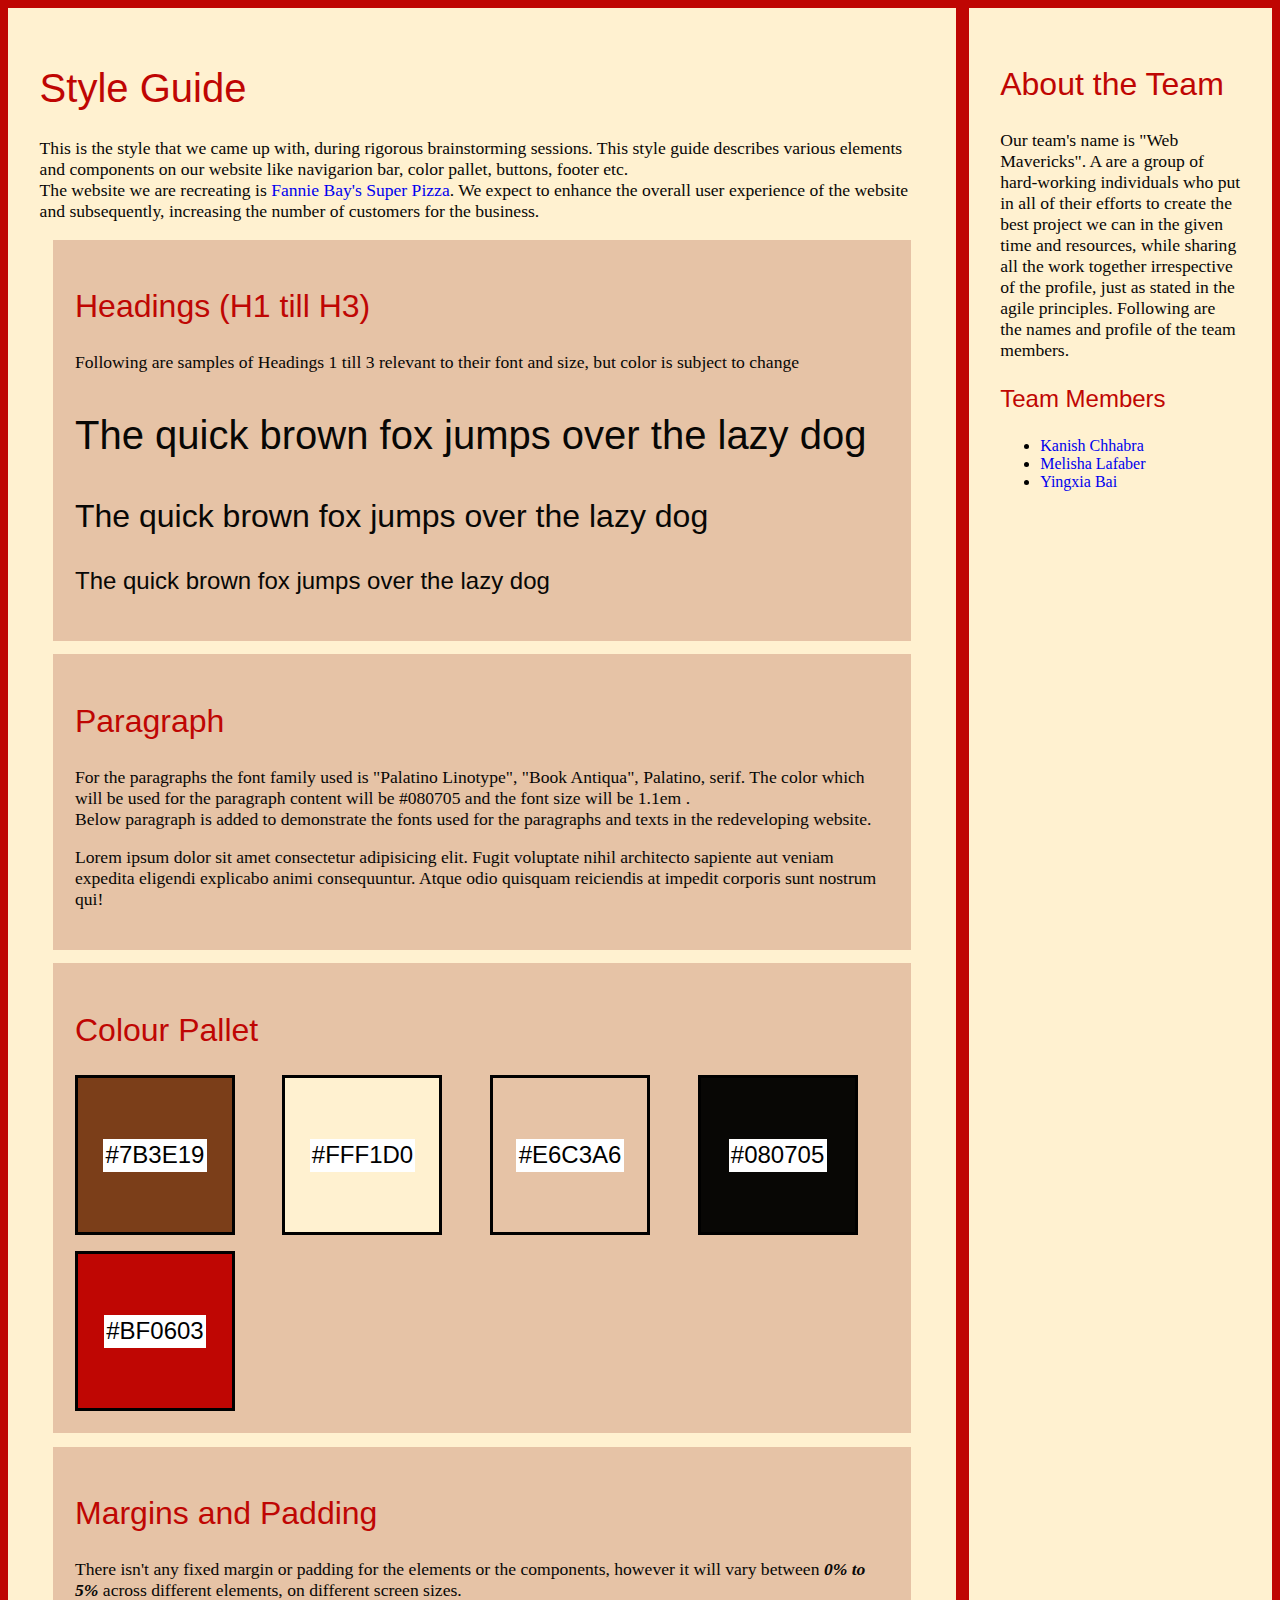
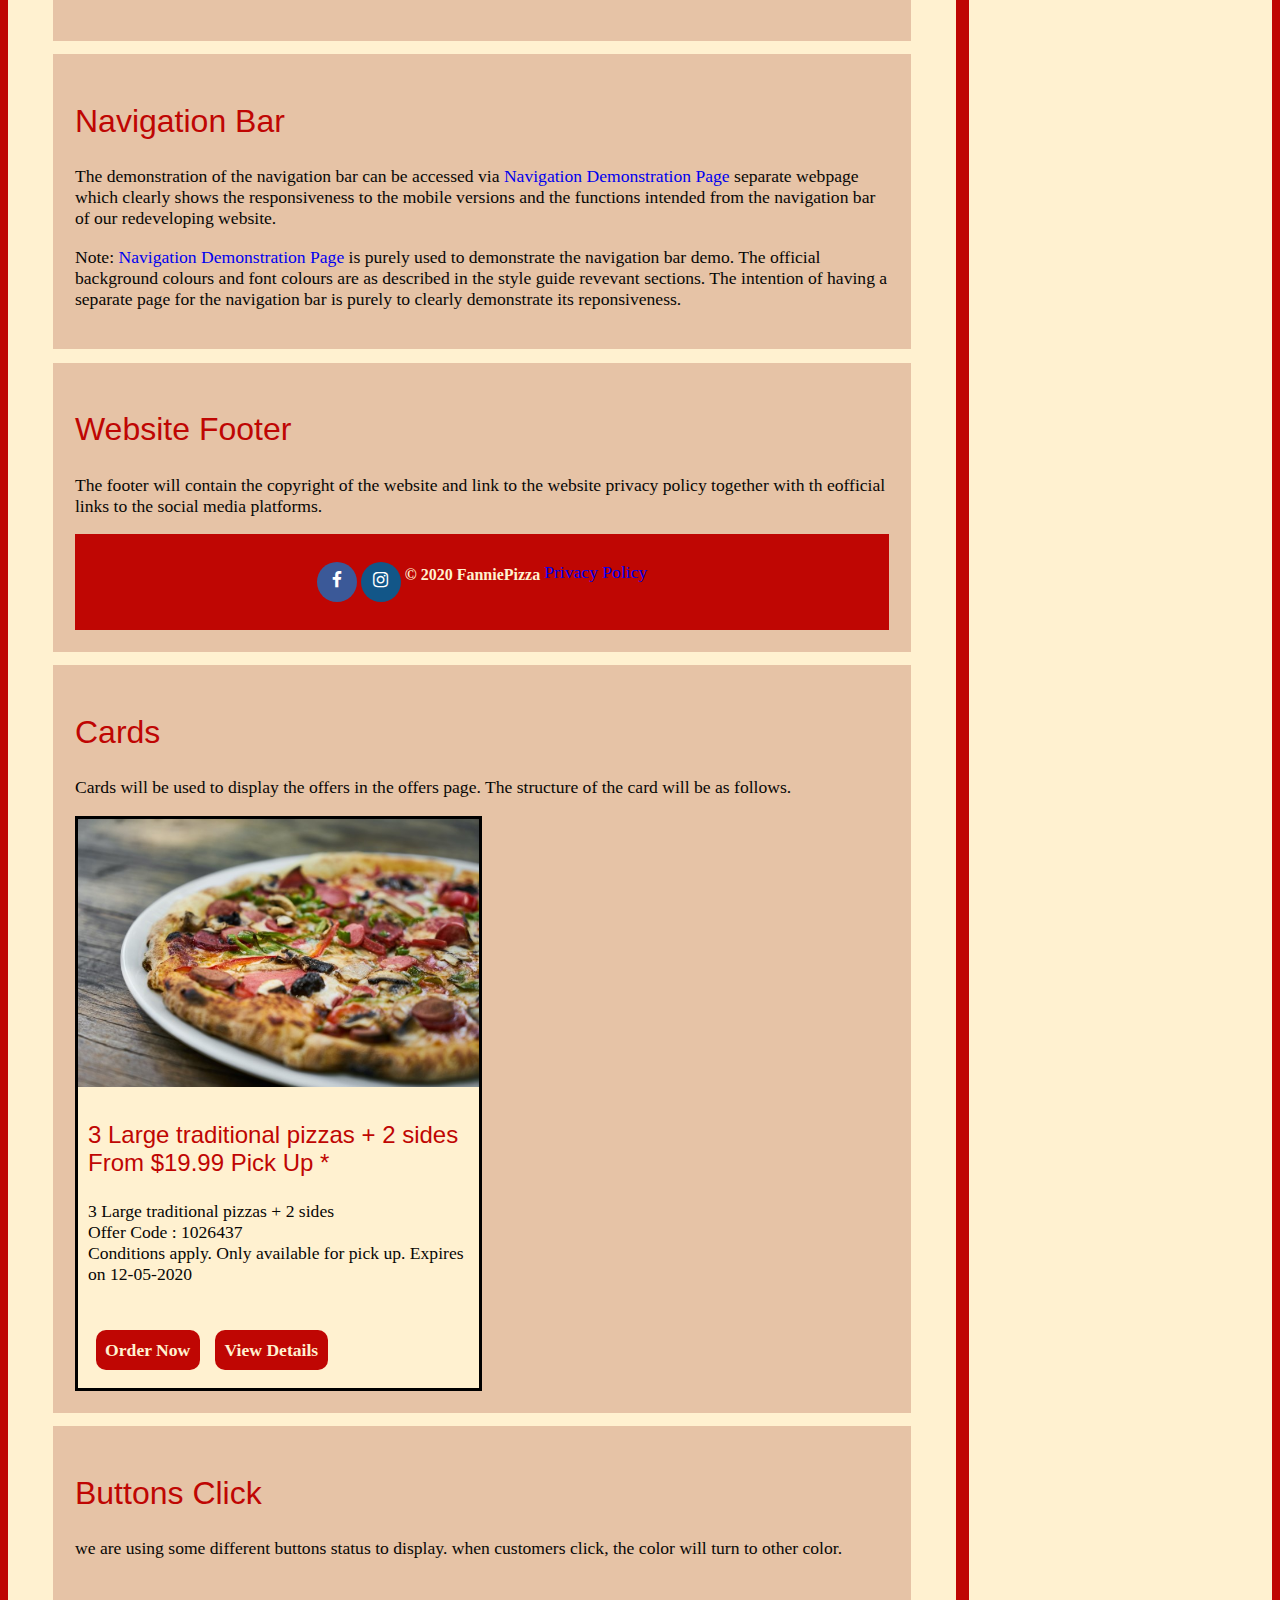
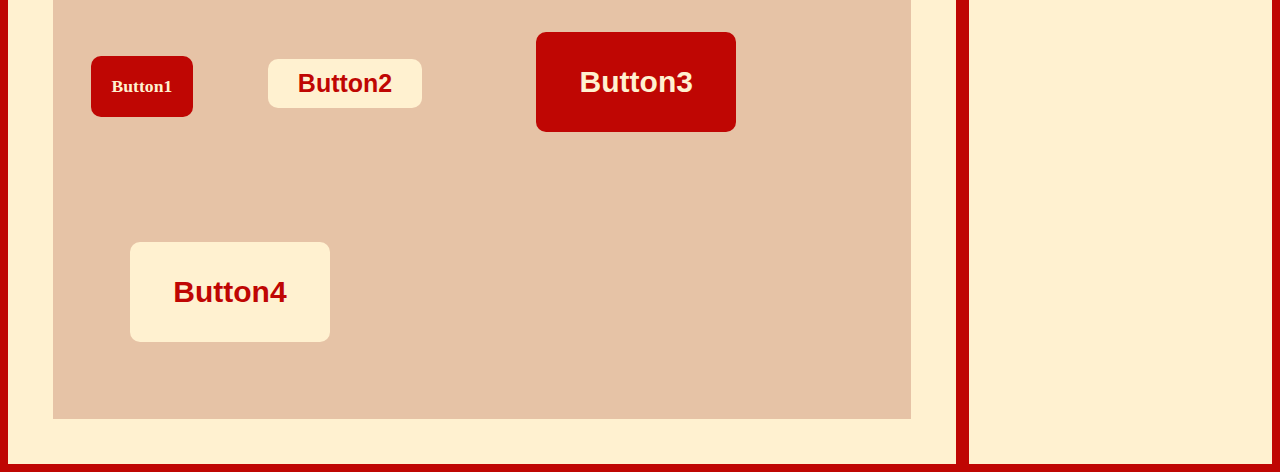
<file: index.html>
<!DOCTYPE html>
<html lang="en-US">
<head>
    <meta charset="utf-8">
    <meta name="viewport" content="width=device-width, initial-scale=1">
    <link href="style.css" rel="stylesheet" type="text/css">
    <link rel="stylesheet" href="https://cdnjs.cloudflare.com/ajax/libs/font-awesome/4.7.0/css/font-awesome.min.css">
    <title>Style Guide</title>

</head>

<body>
<div class="parent">
  <article>
      <h1>Style Guide</h1>
      <p>
          This is the style that we came up with, during rigorous brainstorming sessions. This
          style guide describes various elements and components on our website like navigarion
          bar, color pallet, buttons, footer etc. <br>
          The website we are recreating is <a href="https://www.fanniebaysuperpizza.com/"
                                              target="blank">Fannie Bay's Super Pizza</a>. We
          expect to enhance the overall user experience of the website and subsequently,
          increasing the number of customers for the business.
      </p>

      <section>
          <h2>Headings (H1 till H3)</h2>
          <p>Following are samples of Headings 1 till 3 relevant to their font and size, but color
              is subject to change</p>
          <p class="heading h1">
              The quick brown fox jumps over the lazy dog
          </p>
          <p class="heading h2">
              The quick brown fox jumps over the lazy dog
          </p>
          <p class="heading h3">
              The quick brown fox jumps over the lazy dog
          </p>
      </section>

      <section>
          <h2>Paragraph</h2>
          <p>For the paragraphs the font family used is "Palatino Linotype", "Book Antiqua", Palatino, serif. The color
          which will be used for the paragraph content will be #080705 and the font size will be 1.1em . <br>
          Below paragraph is added to demonstrate the fonts used for the paragraphs and texts in the redeveloping website.</p>
          <p>
              Lorem ipsum dolor sit amet consectetur adipisicing elit. Fugit voluptate nihil
              architecto sapiente aut veniam expedita eligendi explicabo animi consequuntur. Atque
              odio quisquam reiciendis at impedit corporis sunt nostrum qui!
          </p>
      </section>

      <section class="subcontainer">
          <h2>Colour Pallet</h2>

          <div class="subcontainer">
              <div class="color" style="background-color: #7B3E19;">
                  <h3>#7B3E19</h3>
              </div>

              <div class="color" style="background-color: #FFF1D0;">
                  <h3>#FFF1D0</h3>
              </div>

              <div class="color" style="background-color: #E6C3A6;">
                  <h3>#E6C3A6</h3>
              </div>

              <div class="color" style="background-color: #080705;">
                  <h3>#080705</h3>
              </div>

              <div class="color" style="background-color: #BF0603;">
                  <h3>#BF0603</h3>
              </div>
          </div>
      </section>

      <section>

          <h2>Margins and Padding</h2>
          <p>
              There isn't any fixed margin or padding for the elements or the components, however
              it will vary between <em>0% to 5%</em> across different elements, on different
              screen sizes.
          </p>
      </section>

      <section>

          <h2>Navigation Bar</h2>
          <p>The demonstration of the navigation bar can be accessed via <a
                  href="navigation_demo.html">Navigation Demonstration Page</a> separate
              webpage which clearly shows the responsiveness to the mobile versions and the
              functions intended from the navigation bar
              of our redeveloping website.</p>
          <p>Note: <a href="navigation_demo.html">Navigation Demonstration Page</a> is purely used
              to demonstrate the
              navigation bar demo. The official background colours and font colours are as
              described in the style guide revevant sections.
              The intention of having a separate page for the navigation bar is purely to clearly
              demonstrate its reponsiveness.</p>
      </section>

      <section>
        <h2>Website Footer</h2>
        <p>The footer will contain the copyright of the website and link
          to the website privacy policy together with th eofficial links
          to the social media platforms.</p>

        <div class="footersec1">
          <ul class="footer-list">
            <li>
              <div class="item">
              <p><a href="https://www.facebook.com/fanniebaysuperpizza/" class="fa fa-facebook"
                    target="_blank"></a></p>
              </div>
            </li>
            <li>
              <div class="item">
                <p><a href="https://www.instagram.com/fanniebay.superpizza/"
                      class="fa fa-instagram" target="_blank"></a></p>
              </div>
            </li>
            <li>
              <div class="item">
              <h4>© 2020 FanniePizza</h4>
              </div>
            </li>
            <li>
              <div class="item">
              <p><a href="#privacypolicy">Privacy Policy</a></p>
              </div>
            </li>
          </ul>

        </div>
      </section>

      <section>
        <h2>Cards</h2>
        <p>Cards will be used to display the offers in the offers page. The structure of the card will be as follows.</p>

        <div class="card">
          <img src="Kanish_Chhabra/pizza.jpg" alt="Pizza-Image" class="cardImage cardItem">

          <div class="cardItem">
            <h3>3 Large traditional pizzas + 2 sides
            From $19.99 Pick Up *</h3>
            <p>
              3 Large traditional pizzas + 2 sides <br>
              Offer Code : 1026437 <br>
              Conditions apply. Only available for pick up. Expires on 12-05-2020 <br>
            </p>
          </div>

          <div class="cardBar cardItem">
            <button class="button1">Order Now</button>
            <button class="button1">View Details</button>
          </div>
        </div>
      </section>

      <section>
          <h2>Buttons Click</h2>
          <p>we are using some different buttons status to display. when customers click, the
              color will turn to other color.</p>
          <button class="button1">Button1</button>
          <button class="button2">Button2</button>
          <button class="button3">Button3</button><br>
          <button class="button4">Button4</button>
      </section>

  </article>

  <aside>
      <h2>About the Team</h2>
      <p>
          Our team's name is "Web Mavericks". A are a group of hard-working individuals who put in
          all of their efforts to create the best project we can in the given time and resources,
          while sharing all the work together irrespective of the profile, just as stated in the
          agile principles.
          Following are the names and profile of the team members.
      </p>
      <h3>Team Members</h3>
      <ul>
          <li><a href="mailto:s316921@students.cdu.edu.au?Subject=Enquiry">Kanish Chhabra</a></li>
          <li><a href="mailto:s321853@students.cdu.edu.au?Subject=Enquiry">Melisha Lafaber</a>
          </li>
          <li><a href="mailto:s310690@students.cdu.edu.au?Subject=Enquiry">Yingxia Bai</a></li>
      </ul>
  </aside>
</div>
</body>

</html>
</file>
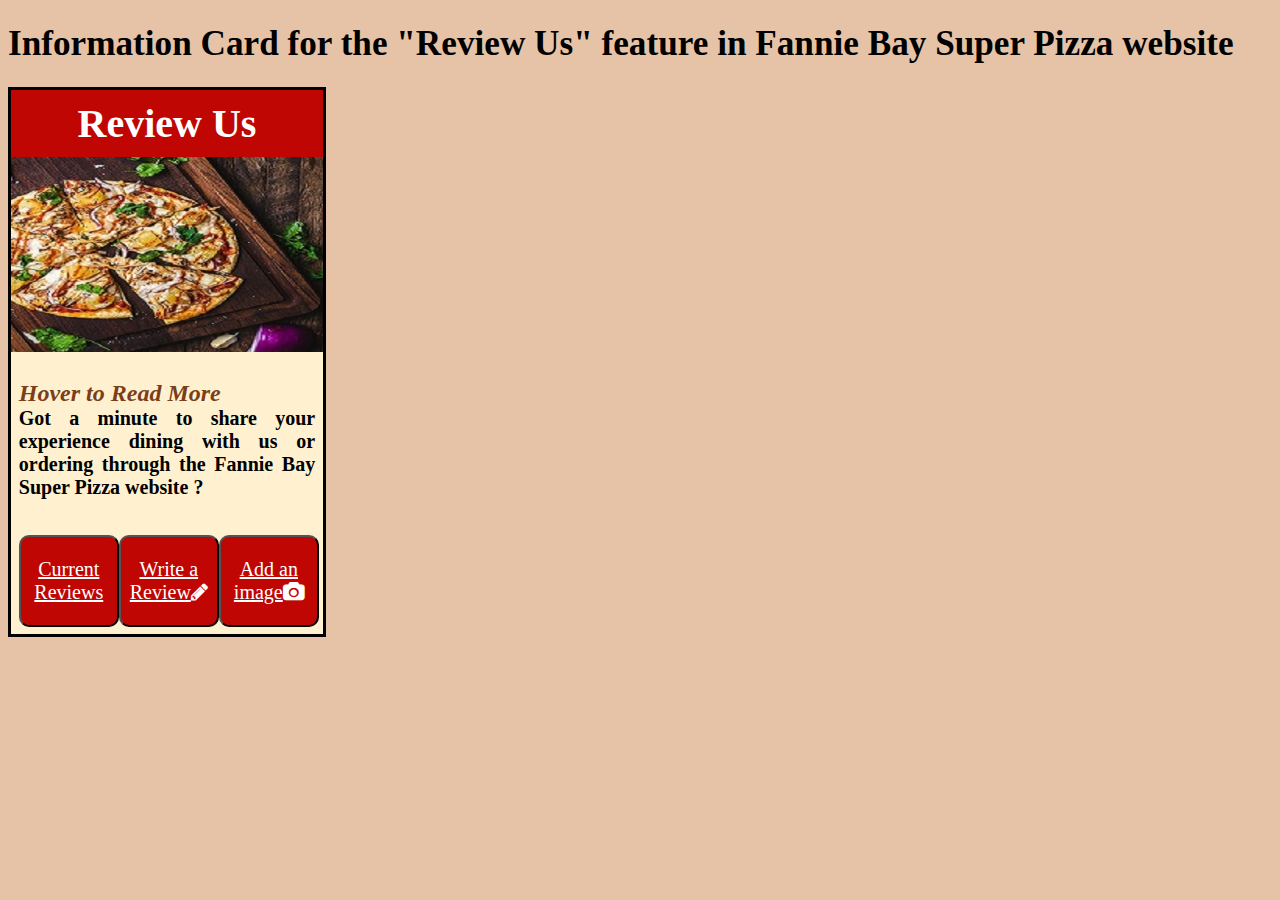
<file: Melisha_Suzane_Lafaber/index.html>
<!DOCTYPE html>
<html>
<head>
  <title>Review Us Info Card</title>
  <meta name="viewport" content="width=device-width, initial-scale=1.0">
  <meta charset="utf-8">
  <link rel="stylesheet" type="text/css" href="css/cardstyle.css">
  <link rel="stylesheet" href="https://cdnjs.cloudflare.com/ajax/libs/font-awesome/4.7.0/css/font-awesome.min.css">
</head>
<body>
  <h1>Information Card for the "Review Us" feature in Fannie Bay Super Pizza website</h1>
  <div class="card">
    <div class="header">
      <div class="topic">Review Us</div>
    </div>
    <img src="images/pizzaimage.jpg" alt="Pizza Image"  class="cardImage cardItem">

    <div class="cardItem">
      <div class="bodymenu">
      <p><span class="hide">Hover to Read More</span><br>
      Got a minute to share your experience dining with us or ordering through the Fannie Bay Super Pizza website ?
      <span class="extra"><br>
      Thankyou for choosing us for your dining/online ordering experience.<br>
      We'd love to hear you feedback to improve our menus and customer satisfaction levels !!!
      </span>
      </p>
      </div>
    </div>

    <div class="cardBar cardItem">
      <ul class="buttonlist">
        <li><button class="button"><a href="https://www.google.com/search?q=fannie+bay+super+pizza&rlz=1C1CHBF_en-GBAU837AU837&oq=fannie+bay+super+pizza&aqs=chrome.0.35i39j0l7.4116j0j8&sourceid=chrome&ie=UTF-8#lrd=0x2cc09234a7b8d23d:0x31f093bc9b9abffb,1,,," class="link"><p>Current Reviews</p></a></button></li>
        <li><button class="button"><a href="https://www.google.com/search?q=fannie+bay+super+pizza&rlz=1C1CHBF_en-GBAU837AU837&oq=fannie&aqs=chrome.0.69i59l2j69i57j0j46j0l3.2561j0j8&sourceid=chrome&ie=UTF-8#lrd=0x2cc09234a7b8d23d:0x31f093bc9b9abffb,3,,," class="link"><p>Write a Review<i class="fa fa-pencil"></i></p></a></button></li>
        <li><button class="button"><a href="#" class="link"><p>Add an<br>image<i class="fa fa-camera"></i></p></a></button></li>
      </ul>
    </div>
  </div>
</body>
</html>
</file>
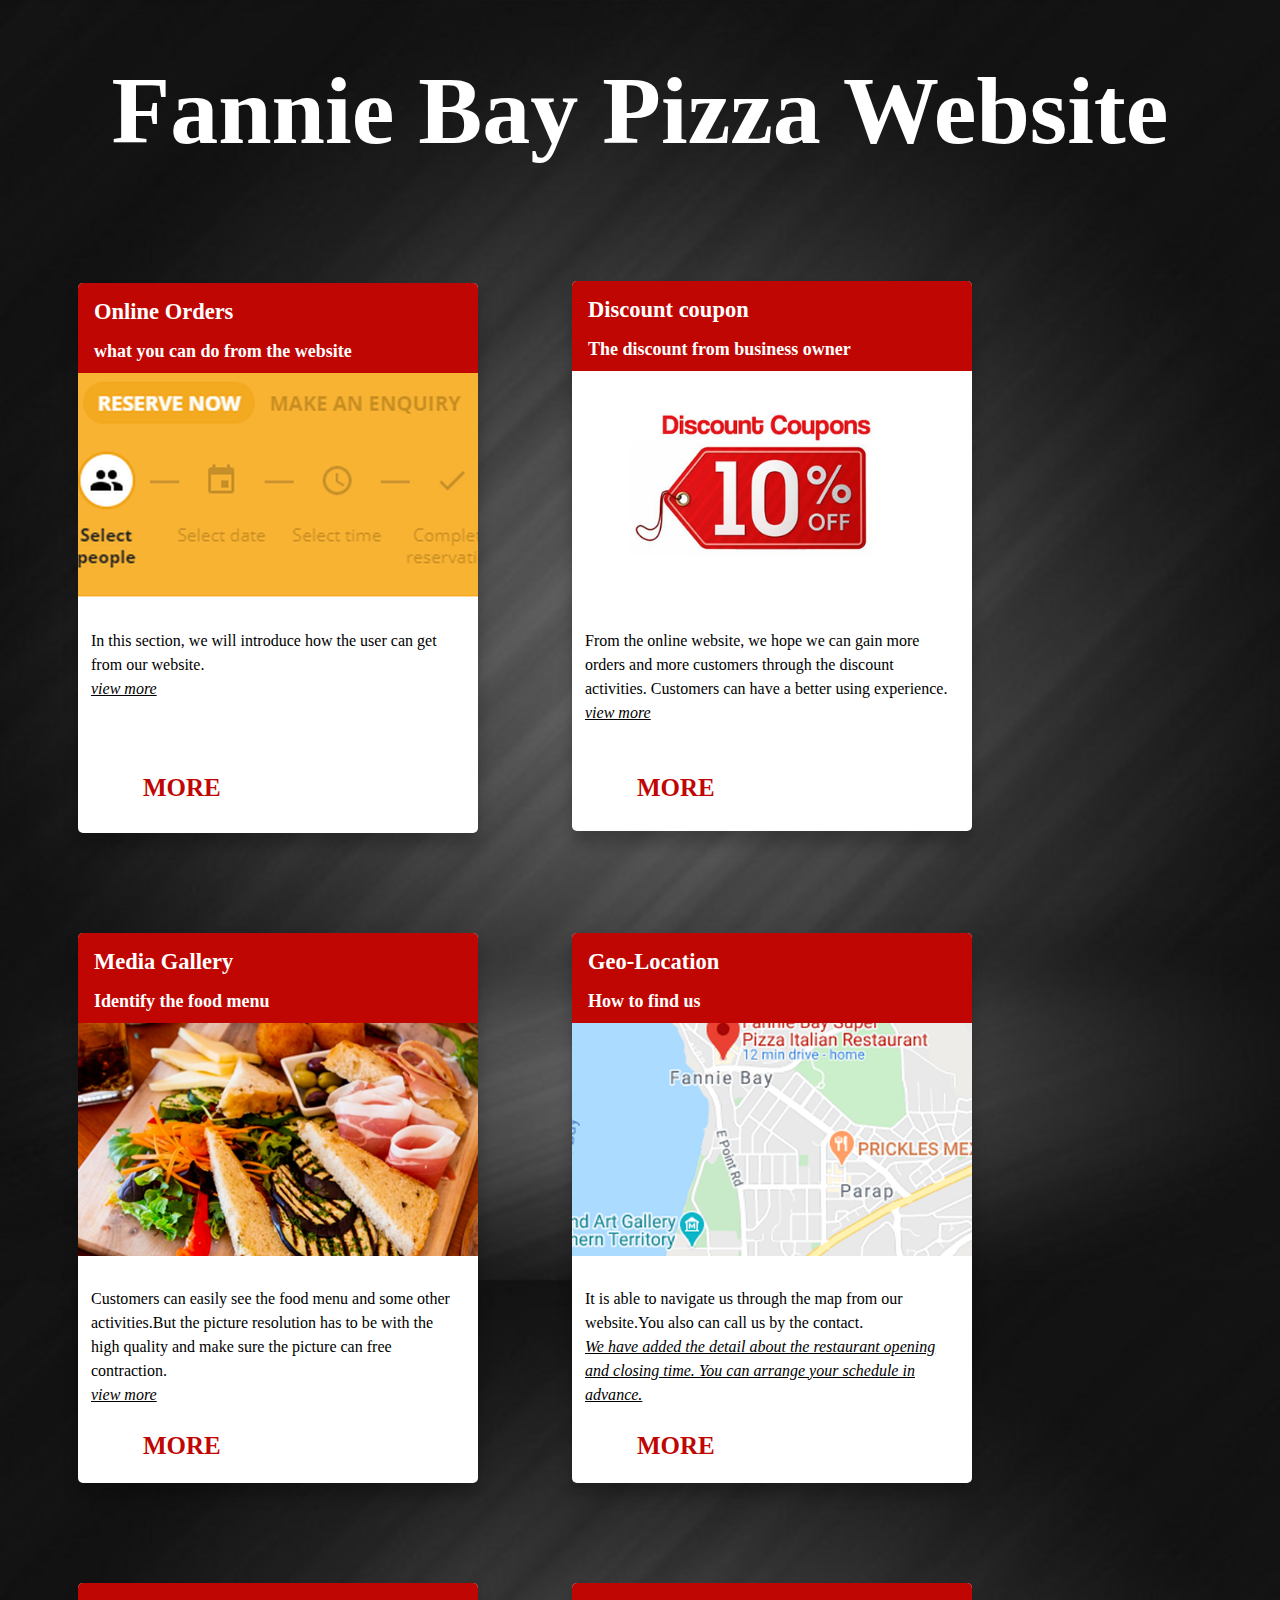
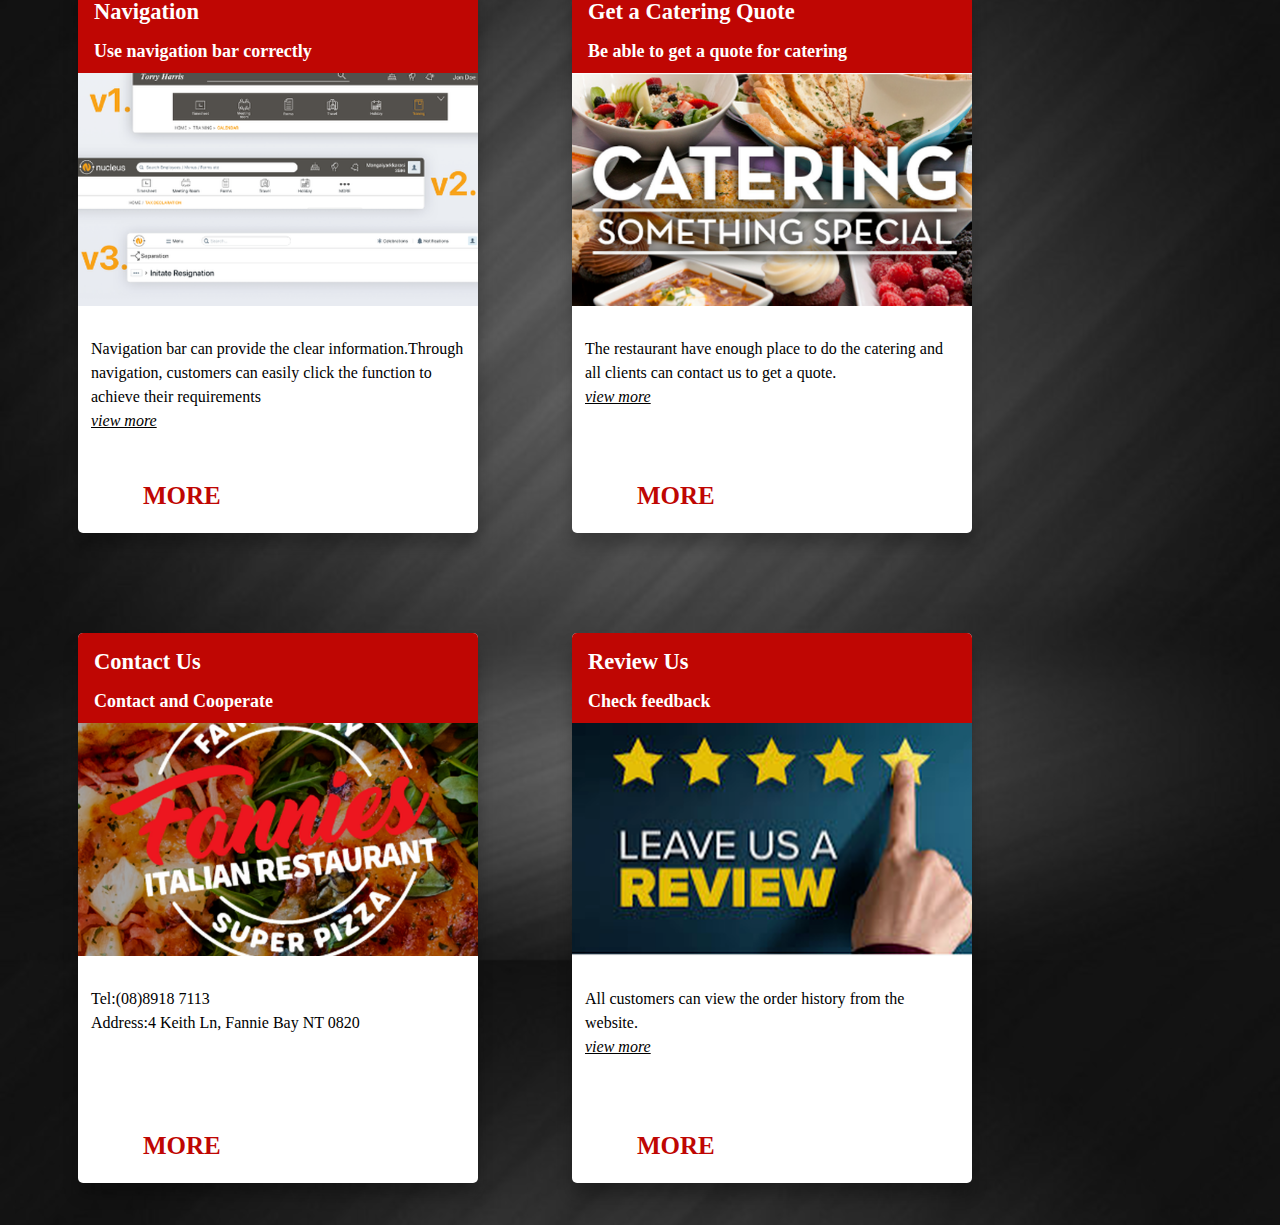
<file: Yingxia_Bai/index.html>
<!DOCTYPE html>   <!--Yingxia Bai s310690 -->
<html lang="en-US">
<head>
    <meta http-equiv="Content-Type" content="text/html; charset=utf-8" />
    <meta name="viewport" content="width=device-width, initial-scale=1">
    <link rel="stylesheet" href="css/style.css" type="text/css">
    <title>Fannie Bay Pizza Website</title>

</head>
<body>

<!--Card 1 online order-->

<header><h1>Fannie Bay Pizza Website</h1></header>
<div class="card">
    <div class="heading">
        <h2>Online Orders</h2>
        <h3>what you can do from the website</h3>
    </div>
    <div class="media"><img src="images/order.jpg" alt="Orders"/></div>
    <div class="content">
        <p>In this section, we will introduce how the user can get from our website.<br>
                <span class="hide">view more</span>
                <span class="extra">All customers can place the order, book a table and be able
                    to review.the menu and get a quote through our website.If you are a tourist, it will be helpful.
		         </span>
        </p>
    </div>
    <div class="actions"></div>
    <div>
        <button class="button" onclick="window.location.href = 'https://fanniebaysuperpizza.com/';">MORE</button>
    </div>
</div>

<!--Card 2 Discount Coupon-->

<div class="card">
    <div class="heading">
        <h2>Discount coupon</h2>
        <h3>The discount from business owner</h3>
    </div>
    <div class="media"><img src="images/discount.jpg" alt="Discount"/></div>
    <div class="content">
        <p> From the online website, we hope we can gain more orders and more customers through the
            discount activities. Customers can have a better using experience.<br>
            <span class="hide">view more<br></span>
            <span class="extra"> Customers can easily the details of discount buttons when they
			click.<br>
		</span></p>
    </div>
    <div class="actions"></div>
    <div>
        <button class="button" onclick="window.location.href = 'https://fanniebaysuperpizza.com/';">MORE</button>
    </div>
</div>

<!--Card 3 Media Gallery-->

<div class="card">
    <div class="heading">
        <h2>Media Gallery</h2>
        <h3>Identify the food menu </h3>
    </div>
    <div class="media"><img src="images/media.png" alt="Gallery"/></div>
    <div class="content">
        <p>Customers can easily see the food menu and some other activities.But the picture
            resolution has to be with the high quality and make sure the picture can free
            contraction.<br>
            <span class="hide">view more<br></span>
            <span class="extra">You can easily click the picture and view the menu.<br>
		</span></p>
    </div>
    <div class="actions"></div>
    <div>
        <button class="button" onclick="window.location.href = 'https://fanniebaysuperpizza.com/';">MORE</button>
    </div>
</div>

<!--Card 4 Geo-Location-->

<div class="card">
    <div class="heading">
        <h2>Geo-Location</h2>
        <h3>How to find us</h3>
    </div>
    <div class="media"><img src="images/location.png" alt="Location"/></div>
    <div class="content">
        <p>It is able to navigate us through the map from our website.You also can call us by
            the contact. <br>
            <span class="hide">We have added the detail about the restaurant opening and closing
			time. You can arrange your schedule in advance.<br></span>
            <span class="extra"><br></span>
        </p>
    </div>
    <div class="actions"></div>
    <div>
        <button class="button" onclick="window.location.href = 'https://fanniebaysuperpizza.com/';">MORE</button>
    </div>
</div>

<!--Card 5 Navigation-->

<div class="card">
    <div class="heading">
        <h2>Navigation</h2>
        <h3>Use navigation bar correctly</h3>
    </div>
    <div class="media"><img src="images/nav.png " alt="navigation"/></div>
    <div class="content">
        <p>Navigation bar can provide the clear information.Through navigation, customers can
            easily click the function to achieve their requirements<br>
            <span class="hide">view more<br></span>
            <span class="extra">In this section, you can find menu, order button, contact information
			and so on.  <br></span>
        </p>
    </div>
    <div class="actions"></div>
    <div>
        <button class="button" onclick="window.location.href = 'https://fanniebaysuperpizza.com/';">MORE</button>
    </div>
</div>

<!--Card 6 Get a Catering Quote -->

<div class="card">
    <div class="heading">
        <h2>Get a Catering Quote</h2>
        <h3>Be able to get a quote for catering</h3>
    </div>
    <div class="media"><img src="images/catering.png" alt="quoting"/></div>
    <div class="content">
        <p>The restaurant have enough place to do the catering and all clients can contact us
            to get a quote.<br>
            <span class="hide">view more<br></span>
            <span class="extra">Customers can get a quote through the contact page.<br>
		</span></p>
    </div>
    <div class="actions"></div>
    <div>
        <button class="button" onclick="window.location.href = 'https://fanniebaysuperpizza.com/';">MORE</button>
    </div>
</div>

<!--Card 7 Contact Us -->

<div class="card">
    <div class="heading">
        <h2>Contact Us</h2>
        <h3>Contact and Cooperate</h3>
    </div>
    <div class="media"><img src="images/logo.png" alt="contact"/></div>
    <div class="content">
        <p>Tel:(08)8918 7113<br>
            Address:4 Keith Ln, Fannie Bay NT 0820<br>
    </div>
    <div class="actions"></div>
    <div>
        <button class="button" onclick="window.location.href = 'https://fanniebaysuperpizza.com/';">MORE</button>
    </div>
</div>

<!--Card 8 Review Us -->

<div class="card transition">
    <div class="heading">
        <h2 class="trasition">Review Us </h2>
        <h3>Check feedback</h3>
    </div>
    <div class="media"><img src="images/review.png" alt="Review us"/></div>
    <div class="content">
        <p>All customers can view the order history from the website.<br>
            <span class="hide">view more<br></span>
            <span class="extra">In this sections , customers can see the ordering history and the
			owner can have a look the feedback from customers.<br>
		</span></p>
    </div>
    <div class="actions"></div>
    <div>
        <button class="button" onclick="window.location.href = 'https://fanniebaysuperpizza.com/';">MORE</button>
    </div>

</div>
</body>
</html>
</file>
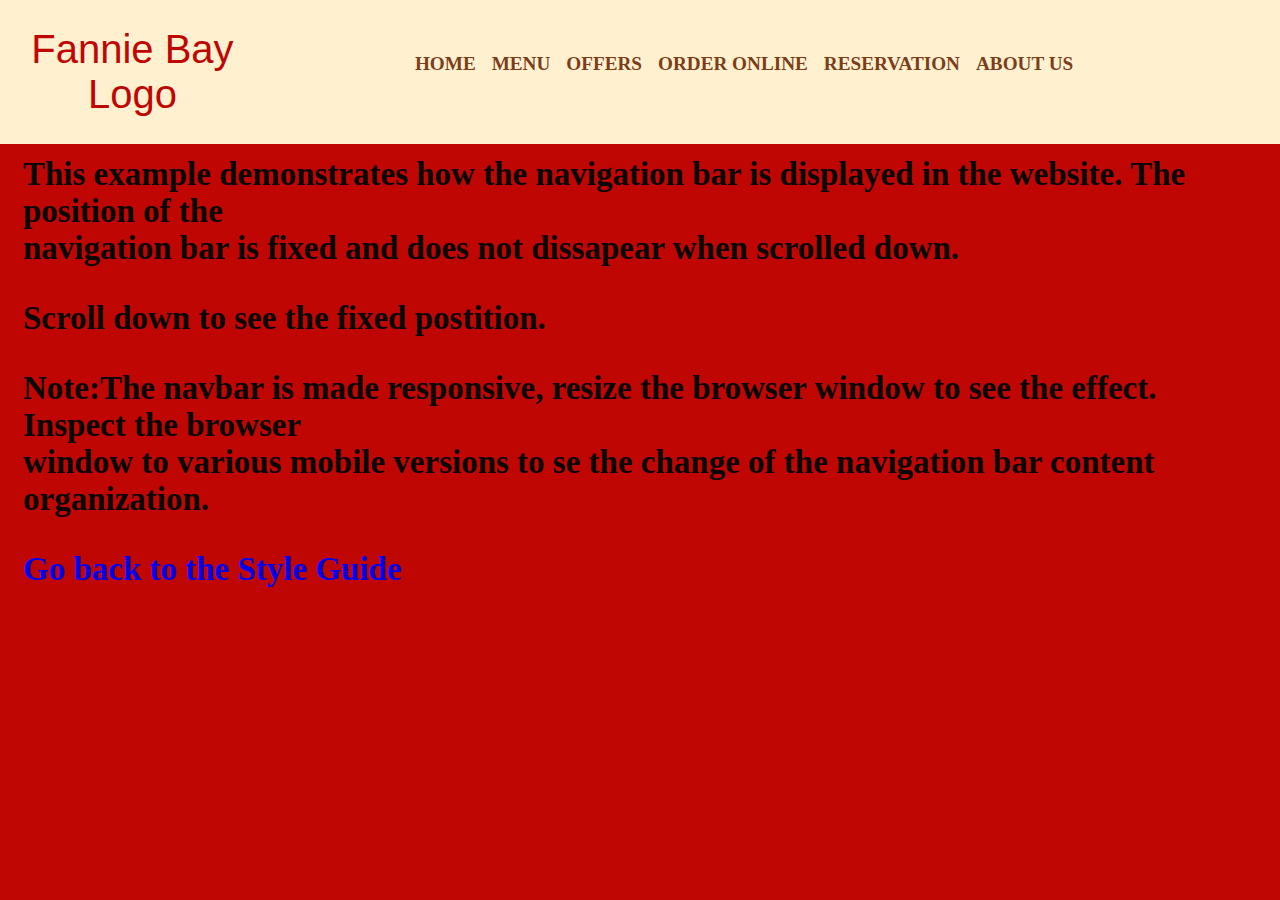
<file: navigation_demo.html>
<!DOCTYPE html>
<html>
<head>
  <title>Navigation Demo</title>
  <meta charset="utf-8">
  <meta name="viewport" content="width=device-width, initial-scale=1">
  <link href="style.css" rel="stylesheet" type="text/css">
</head>
<body>
<div class="parent">
<header>

  <h1>Fannie Bay Logo</h1>
  <input type="checkbox" id="nav-toggle" class="nav-toggle">
  <nav>
    <ul>
      <li><a href="#Home" class="uniquetop">Home</a></li>
      <li>
      <div class="dropdown">
        <a href="#" class="dropbtn">Menu</a>
        <div class="dropdown-content">
          <a href="#PizzaCollection">Pizza Corner</a>
          <a href="#Meals">Meals</a>
          <a href="#Drinks">Drinks</a>
        </div>
      </div>
      </li>
      <li><a href="#Offers" class="uniquetop">Offers</a></li>
      <li>
      <div class="dropdown">
        <a href="#OrderOnline" class="dropbtn">ORDER ONLINE</a>
        <div class="dropdown-content">
          <a href="#Delivery">DELIVERY</a>
          <a href="#Pickup">PICKUP</a>
        </div>
      </div>
      </li>
      <li><a href="#Reservations" class="uniquetop">Reservation</a></li>
      <li><a href="#AboutUs" class="uniquetop">About Us</a></li>
    </ul>
  </nav>
  <label for="nav-toggle" class="nav-toggle-label">
    <span></span>
  </label>
</header>

<div style="margin-top:100px; padding:15px 15px 250px; font-size:30px">
 <p><b>This example demonstrates how the navigation bar is displayed in the website. The position of the<br> navigation
 bar is fixed and does not dissapear when scrolled down.</p>
 <p>Scroll down to see the fixed postition.</p>
 <p><b>Note:</b>The navbar is made responsive, resize the browser window to see the effect. Inspect the browser<br>
    window to various mobile versions to se the change of the navigation bar content organization.</p>
  <p><a href="index.html">Go back to the Style Guide</a></p>
</div>

</div>
</body>
</html>
</file>
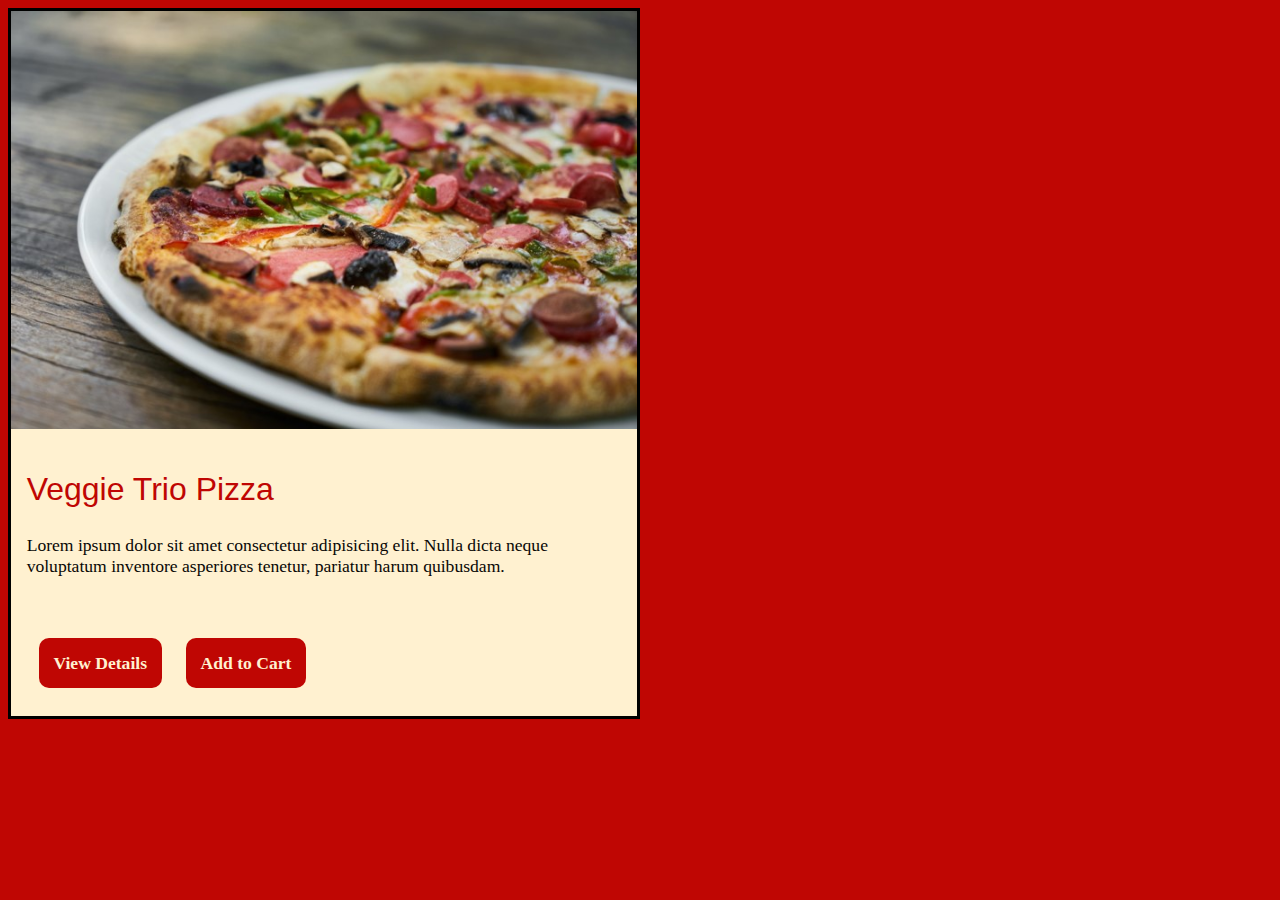
<file: Kanish_Chhabra/information_card.html>
<html>
    <head>
        <title>Information Card</title>
        <meta charset="utf8">
        <meta name="viewport" content="width=device-width, initial-scale=1"> 
        <link rel="stylesheet" href="../style.css">
    </head>
    <body>
        <div class="card">
            <img src="pizza.jpg" alt="Pizza-Image" class="cardImage cardItem">

            <div class="cardItem">
                <h2>Veggie Trio Pizza</h2>
                <p>
                    Lorem ipsum dolor sit amet consectetur adipisicing elit. Nulla dicta neque voluptatum inventore asperiores tenetur, pariatur harum quibusdam.
                </p>
            </div>

            <div class="cardBar cardItem">
                <button class="button1">View Details</button>
                <button class="button1">Add to Cart</button>
            </div>
        </div>
    </body>
</html>
</file>
<file: style.css>
*, *::before, *::after {
    box-sizing: border-box;
}
:root {
    --background: #FFF1D0;
}
body{
    background-color: #BF0603;
}
div.parent{
    display: flex;
    flex-wrap: wrap;
}
article, aside{
    background-color: #FFF1D0;
    padding: 2.5%;
}
article{
    width: 75%;
    margin-right: 0.5%;
}
aside{
    width: 24%;
    margin-left: 0.5%;
}
section{
    background-color: #E6C3A6;
    padding: 2.5%;
    margin: 1.5%;
}
div.subcontainer{
    display: grid;
    grid-template-columns: repeat(auto-fit, minmax(11em, 1fr));
    grid-gap: 1em;
}

div.color{
    display: grid;
    height: 10em;
    width: 10em;
    justify-items: center;
    align-items: center;
    border: black solid;
}
div.color h3{
    background-color: white;
    color: black;
    padding: 1.5%;
}
h1,h2,h3{
    font-family: Impact, Charcoal, sans-serif;
    color: #BF0603;
    font-weight: lighter;
}
p{
    font-family: "Palatino Linotype", "Book Antiqua", Palatino, serif;
    color: #080705;
    font-size: 1.1em;
}
p.heading{
    font-family: Impact, Charcoal, sans-serif;
}
h1, p.h1{
    font-size: 2.5em;
}
h2, p.h2{
    font-size: 2em;
}
h3, p.h3{
    font-size: 1.5em;
}
a{
    text-decoration: none;
}
em{
    font-weight: bold;
}
@media screen and (max-width: 840px) {
    div.parent{
        display: flex;
        flex-direction: row;
        flex-wrap: wrap;
    }
    article{
        width: 100%;
        margin: 0.5%;
    }
    aside{
        width: 100%;
        margin: 0.5%;
    }
}
/* navigation styles start here- ending point of navigation bar is also commented at the end */

@media screen and (min-width: 860px) {
    label.nav-toggle-label {
        display: none;
    }
    header {
        display: grid;
        grid-template-columns: 1fr auto minmax(600px, 3fr) 1fr;
    }
    h1.pizzalogo {
        grid-column: 2 / 3;
    }
    header nav {
        all: unset;
        grid-column: 3 / 4;
        display: flex;
        justify-content: flex-end;
        align-items: center;
    }
    nav ul {
        display: flex;
    }
    nav li {
        margin-left: 3em;
        margin-bottom: 0;
    }
    nav a {
        opacity: 1;
        transition: none;
        position: relative;
    }

    .uniquetop::before {
        content: '';
        display: block;
        height: 5px;
        background: black;
        position: absolute;
        top: -.75em;
        left: 0;
        right: 0;
        transform: scale(0,1);
        transform-origin: left;
        transition: transform ease-in-out 300ms;
    }
    nav a:hover::before {
        transform: scale(1,1);
    }
}

header {
    background: var(--background);
    text-align: center;
    z-index: 999;
    width: 105%;
    position: fixed;
    top: 0;
    margin-left: -10px;
    margin-right: 5px;
}
nav {
    position: absolute;
    text-align: left;
    top: 100%;
    left: 0;
    background: var(--background);
    width: 100%;
    transform: scale(1,0);
    transform-origin: top;
    transition: transform 400ms ease-in-out;
}
nav ul {
    margin: 0;
    padding: 0;
    list-style: none;
}
nav li {
    margin-bottom: 1em;
    margin-left: 1em;
}
nav a {
    color: #7B3E19;
    font-weight: 800;
    text-decoration: none;
    font-size: 1.2rem;
    text-transform: uppercase;
    opacity: 1;
    transition: opacity 150ms ease-in-out 150ms;
    cursor: pointer;
}
nav a:hover {
    color: #080705;
    font-weight: bolder;
}
.nav-toggle:checked ~ nav {
    transform: scale(1,1);
}
.nav-toggle {
    display: none;
}
.nav-toggle-label {
    position: absolute;
    top: 0;
    left: 0;
    margin-left: 1em;
    height: 100%;
    display: flex;
    align-items: center;
}
.nav-toggle-label span,
.nav-toggle-label span::before,
.nav-toggle-label span::after {
    display: block;
    background: #BF0603;
    height: 2px;
    width: 2em;
    border-radius: 2px;
    position: relative;
}
.nav-toggle-label span::before,
.nav-toggle-label span::after {
    content: '';
    position: absolute;
}
.nav-toggle-label span::before {
    bottom: 7px;
}
.nav-toggle-label span::after {
    top: 7px;
}
.nav-toggle:checked ~ nav a {
    opacity: 1;
    transition: opacity 150ms ease-in-out 150ms;
}
/*creating the dropdown styles for menu and order online tabs on the navigation menu is done here*/
.dropbtn {
    border: none;
}
.dropdown {
    position: relative;
    display: inline-block;
}
.dropdown-content {
    display: none;
    position: fixed;
    background-color: #f1f1f1;
    min-width: 160px;
    box-shadow: 0px 8px 32px 0px rgba(0,0,0,0.2);
    z-index: 1;
}
.dropdown-content a {
    color: black;
    padding: 12px 16px;
    text-decoration: none;
    display: block;
    transform: none;
    transition: none;
    opacity: 1;
}

/* Change color of dropdown links on hover */
.dropdown-content a:hover {background-color: #E6C3A6;}

/* Show the dropdown menu on hover */
.dropdown:hover .dropdown-content {display: block;}

/* navigation styles end here*/


/* Footer styles start here*/

div.footersec1 {
    display: flex;
    padding: 1%;
    background-color: #bf0603;
    flex-wrap: wrap;
}
.footer-list {
    display: flex;
    justify-content: space-around;
    list-style: none;
    margin: 1.5%;
    padding: 0px;
    margin: 0 auto;
}
div.item{
    display: flex;
    justify-content: space-between;
    list-style: none;
    margin: 0px;
    padding: 2px;
}
div.item h4{
    color: #FFF1D0;
    padding: 0px;
    text-align: center;
}
.fa {
    padding-top: 10px;
    padding-bottom: 10px;
    font-size: 50px;
    width: 40px;
    height:40px;
    text-align: center;
    text-decoration: none;
    magin:5px 7px;
    border-radius: 50%;
}
.fa:hover {
    opacity: 0.7;
}
.fa-facebook {
    background: #3B5998;
    color: white;
}
.fa-instagram {
    background: #125688;
    color: white;
}
/*Footer styles end here*/

button{
    font-family: "Palatino Linotype", "Book Antiqua", Palatino, serif;
    font-size: 1.1em;
}
.button1 {
    border: none;
    background-color: #bf0603;
    padding: 2.5%;
    text-decoration: none;
    display: inline-block;
    font-weight: bold;
    color: #FFF1D0;
    margin: 2.0%;
    cursor: pointer;
    transition: 0.4ms;
    border-radius: 10px;
}
.button1:hover{
    background-color: brown;
    color: #FFF1D0;
}
.button2{ border: none;
    background-color: #FFF1D0;
    padding: 10px 30px;
    text-decoration: none;
    display: inline-block;
    font-size: 25px;
    font-weight: bold;
    color: #bf0603;
    margin: 55px;
    cursor: pointer;
    font-family: sans-serif;
    transition: 1s;
    border-radius: 10px;

}

.button2:hover{
    background-color: #bf0603;
    color:#FFF1D0;
    border-radius:3px;
}

.button3 {
    border: none;
    background-color: #bf0603;
    padding: 10px 30px;
    text-decoration: none;
    display: inline-block;
    font-size: 30px;
    font-weight: bold;
    width:200px;
    height:100px;
    color: #FFF1D0;
    margin: 55px;
    cursor: pointer;
    font-family: sans-serif;
    transition: width 1s,height 1s;
    transition-property: width, height;
    transition-duration: 1s,1s;
    transition-timing-function: ease,ease;
    transition-delay: 0s,0s;
    border-radius: 10px;
}
.button3:hover{
    background-color: #FFF1D0;
    color: #bf0603;
    font-size:45px;
    border-radius:15px;
    width:300px;
    height:200px;
}
.button4 {
    border: none;
    background-color: #FFF1D0;
    padding: 10px 30px;
    text-decoration: none;
    display: inline-block;
    font-size: 30px;
    font-weight: bold;
    width:200px;
    height:100px;
    color: #bf0603;
    margin: 55px;
    cursor: pointer;
    font-family: sans-serif;
    transition: width 1s;
    transition-timing-function: linear;
    border-radius: 10px;
}
.button4:hover{
    background-color: #bf0603;
    color: #FFF1D0;
    font-size:40px;
    border-radius:15px;
    width:400px;
}
div.card{
    width: 50%;
    display: grid;
    border: black solid;
    background-color: #FFF1D0;
}
div.cardItem{
    padding: 2.5%;
}
img.cardImage{
    width: 100%;
}
div.cardBar{
    display: flex;
}


@media screen and (max-width: 500px) {
    div.card{
        width: 100%;
    }
}
</file>
<file: Melisha_Suzane_Lafaber/css/cardstyle.css>
*, *::before, *::after {
  box-sizing: border-box;
}

body{
  background-color: #E6C3A6;
  font-family: "Palatino Linotype", "Book Antiqua", Palatino, serif;
  font-size: 1.1em;
}

.header {
  background-color: #BF0603;
}

.topic {
  color: white;
  text-align: center;
  font-size: 40px;
  font-weight: bolder;
  padding: 10px;
}

.fa {
  font-size: 20px;
  cursor: pointer;
}

.button {
  margin-top: 0px;
  margin-bottom: 0px;
  background-color: #bf0603;
  font-size: 20px;
  color: #FFF1D0;
  width: 100px;
  text-align: center;
  text-decoration: none;
  cursor: pointer;
  border-radius: 10px;
  font-family: "Palatino Linotype", "Book Antiqua", Palatino, serif;
  font-size: 1.1em;
}

.buttonlist {
  display: flex;
  justify-content: space-between;
  margin: 0;
  padding: 0;
  width: 150px;
  flex-direction: row;
  list-style: none;

}

.bodymenu {
  color: black;
  font-weight: bolder;
  text-align: justify;
}

div.bodymenu .extra {
  display: none;
  position: relative;
  animation: animatetop 0.25s;
}

@keyframes animatetop {
    from {
        top: 0;
        opacity: 0
    }
    to {
        top: 0;
        opacity: 1;
    }
}

p:hover .extra {
    display: inline-block;
}

.hide {
  font-size: 24px;
  font-style: italic;
  color: #7B3E19;
}

p {
  font-size: 20px;
}

div.card{
  width: 318px;
  display: grid;
  border: black solid;
  background-color: #FFF1D0;
}
div.cardItem{
  padding: 2.5%;
}
img.cardImage{
  width: 100%;
}
div.cardBar{
  display: flex;
}

.link {
  color: white;
}

@media screen and (max-width: 450px) {
  div.card{
    width: 100%;
  }
}
</file>
<file: Yingxia_Bai/css/style.css>
html {
    background-image: url(../images/background.jpg);
    background-size: cover;
    height: 100%;
}

p {
    margin: 0.8em 0;
    padding: 0;
    font-family: Calibri;
    line-height: 1.5;
}

.extra {
    display: none;
    position: relative;
    animation: animatetop 0.5s
}

@keyframes animatetop {
    from {
        top: -100px;
        opacity: 0
    }
    to {
        top: 0;
        opacity: 1
    }
}

p:hover .extra {
    display: inline-block;
}

.hide {
    font-style: italic;
    text-decoration: underline;
}

p:hover .hide {
    display: none;
}

img {
    max-width: 100%;
}

h1 {
    padding: 20px;
    font-family: "Edwardian Script ITC";
    font-size: 6em;
    font-weight: bold;
    margin: 35px;
    text-align: center;
    color: white;
}

h2 {
    font-size: 1.25em;
    margin: 0;
    padding: 16px;
    font-family: Calibri;
    font-weight: bold;
}

h3 {
    font-size: 1em;
    margin: 0;
    padding-left: 16px;
    padding-bottom: 10px;
    font-family: Calibri;
}

.card {
    display: inline-block;
    width: 400px;
    height: 550px;
    min-height: 280px;
    font-size: 18px;
    background-color: #ffffff;
    border-radius: 10px;
    box-shadow: 0 12px 15px 0 rgba(0, 0, 0, 0.24);
    border-radius: 5px;
    margin: 60px 20px 40px 70px;
    transition: height 1s;
}

.card:hover {
    box-shadow: 0 15px 20px 0 rgba(139, 255, 130, 0.37);
    border-bottom: 1px solid black;
    height: 670px;
}

.card .heading {
    position: relative;
    height: 90px;
    color: White;
    background-color: #bf0603;
    border-top-right-radius: 5px;
    border-top-left-radius: 5px;
}

.card .content {
    font-size: 0.89em;
    padding: 13px;
    font-family: Consolas;
    height: 80px;
    transition: height 1s;
}

.card .content:hover {
    height: 200px;
}

.card .button {
    border: none;
    background-color: white;
    padding: 10px;
    text-decoration: none;
    display: inline-block;
    font-size: 25px;
    font-weight: bold;
    color: #bf0603;
    margin: 55px;
    cursor: pointer;
    font-family: Consolas;

    transition: 2s;

}

.card .button:hover {
    background-color: #4CAF50;
    color: rgba(255, 255, 255);
    border-radius: 2px;

}
</file>
